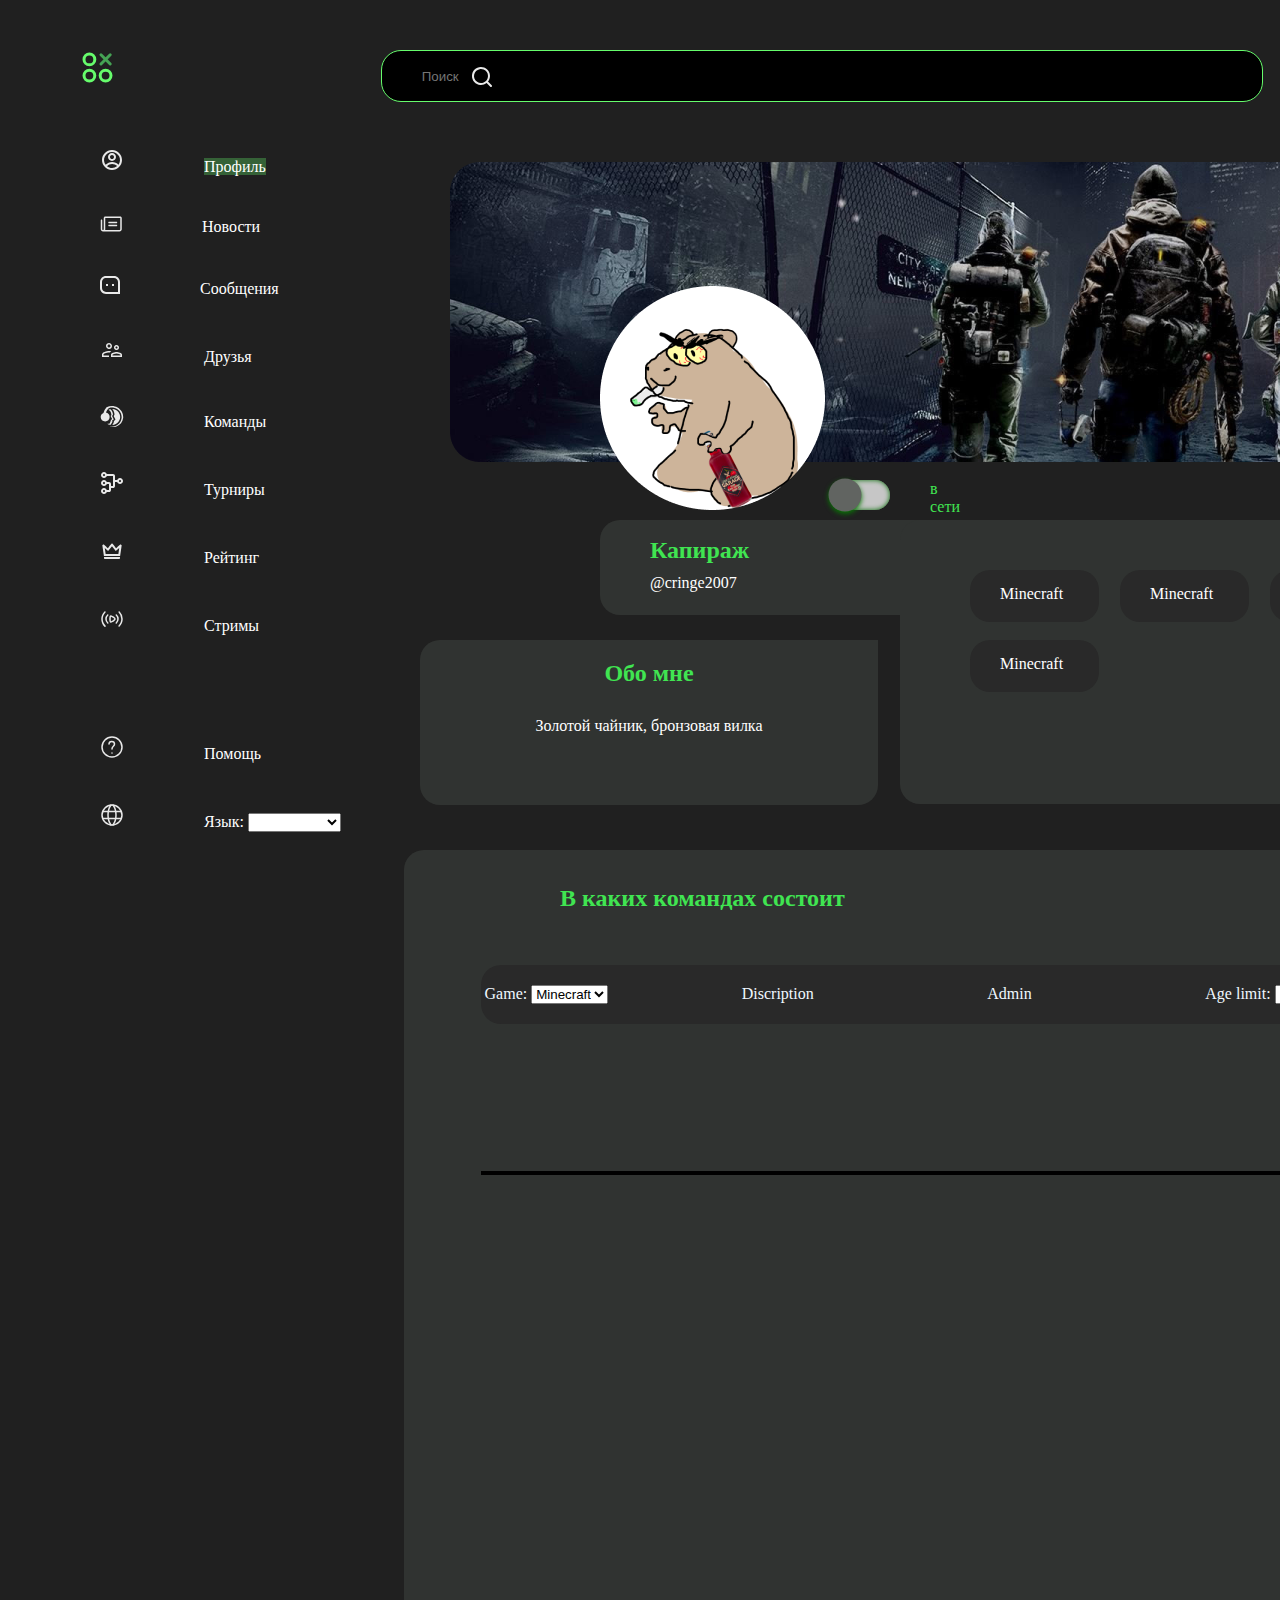
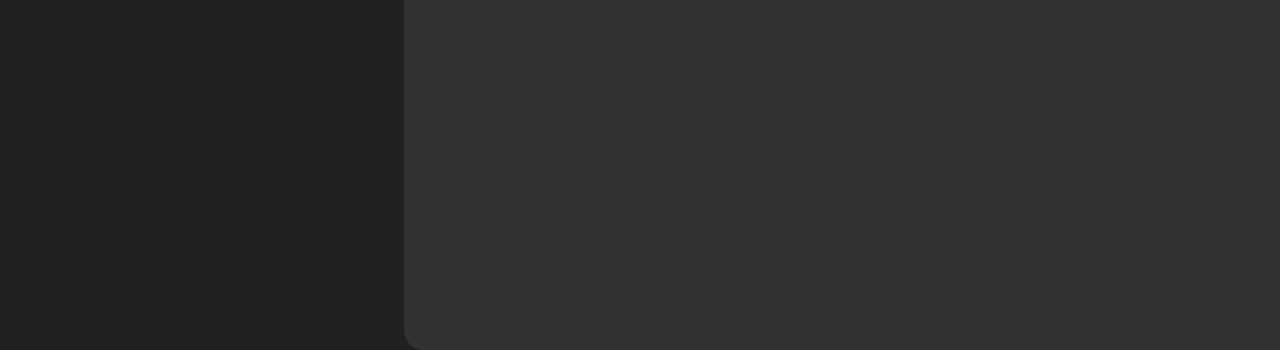
<file: front/index.html>
<!DOCTYPE html>
<html lang="en">

<head>
    <meta charset="UTF-8">
    <meta http-equiv="X-UA-Compatible" content="IE=edge">
    <meta name="viewport" content="width=device-width, initial-scale=1.0">
    <title>Project X</title>
    <link rel="stylesheet" href="./style.css">
    <script defer src="./addingTeams.js"></script>
</head>

<body>
    <header>
        <div class="logo"><a href="/"><img src="./img/logo.svg" alt="Логотип"></a></div>
        <input type="text" placeholder="Поиск" class="Search">
        <img src="./img/search.svg" alt="Поиск" class="logosearch">
        <div class="notifications"><a href=""><img src="./img/notifications.svg" alt="Уведомления"></a></div>
        <div class="Account"><a href=""><img src="./img/Ellipse 20.svg" alt=""></a></div>
        <img src="./img/acc.svg" alt="" class="photo">
        <div class="Tooogle"><a href=""><img src="./img/toogle.svg" alt=""></a></div>
    </header>
    <main>
        <nav class="navbar">
            <ul>
                <li class="navbaropt"><img src="./img/acclogo.svg" alt="" class="qwezxc"><a href=""
                        class="zxc">Профиль</a></li>
                <li class="navbaropt"><img src="./img/news.svg" alt="" class="qwezxc"><a href="">Новости</a></li>
                <li class="navbaropt"><img src="./img/message.svg" alt="" class="qwezxc"><a href="">Сообщения</a></li>
                <li class="navbaropt"><img src="./img/friends.svg" alt="" class="qwezxc"><a href="">Друзья</a></li>
                <li class="navbaropt"><img src="./img/teams.svg" alt="" class="qwezxc"><a href="">Команды</a> </li>
                <li class="navbaropt"><img src="./img/tabler_tournament.svg" alt="" class="qwezxc"><a
                        href="/">Турниры</a></li>
                <li class="navbaropt"><img src="./img/reiting.svg" alt="" class="qwezxc"><a href="">Рейтинг</a> </li>
                <li class="navbaropt"><img src="./img/streams.svg" alt="" class="qwezxc"><a href="">Стримы</a> </li>
                <li class="navbaropt2"><img src="./img/help.svg" alt="" class="qwezxc2"><a href="">Помощь</a></li>
                <li class="navbaropt3"><img src="./img/language.svg" alt="" class="qwezxc3"><a
                        href="./index2.html">Язык:
                        <select>
                            <option value=""></option>
                            <option id="en"><a href="./index2.html">Английский</a></option>
                            <option id="rus">Русский</option>
                        </select></a></li>
            </ul>
        </nav>
        <div class="photoacc">
            <div class="backphoto"><img src="./img/gamestratz.png" alt=""></div>
            <img src="./img/photoacc.png" alt="Аватарка" class="qwe">
            <div class="switch">
                <input id="toggle" type="checkbox" onclick="sss()">
                <p id="p" class="internet">в сети</p>
                <script src="./index2.js"></script>
            </div>
        </div>
        <div class="kapirag">
            <h1>Капираж</h1>
            <p class="cringe">@cringe2007</p>
        </div>
        <div class="game">
            <div class="Minecraft1">
                <p class="sas">Minecraft</p>
            </div>
            <div class="Minecraft2">
                <p class="sas">Minecraft</p>
            </div>
            <div class="Minecraft3">
                <p class="sas">Minecraft</p>
            </div>
            <div class="Minecraft4">
                <p class="sas">Minecraft</p>
            </div>
            <div class="Minecraft5">
                <p class="sas">Minecraft</p>
            </div>
        </div>

        <div class="about_me">
            <h2>Обо мне</h2>
            <p class="newText">Золотой чайник, бронзовая вилка</p>
        </div>

        <div class="teamInfo">
            <h3>В каких командах состоит</h3>
            <div class="nameInfo">
                <div class="tags">
                    <div class="sstags">Game: <select name="" id="">
                            <option value="">Minecraft</option>
                            <option value="">Dota 2</option>
                            <option value="">CS:GO</option>
                            <option value="">Valorant</option>
                        </select></div>
                    <div class="sstags1">Discription</div>
                    <div class="sstags2">Admin</div>
                    <div class="sstags3">Age limit: <select name="" id="">
                            <option value="">0+</option>
                            <option value="">6+</option>
                            <option value="">12+</option>
                            <option value="">16+</option>
                            <option value="">18+</option>

                        </select>
                    </div>
                    <div class="sstags4">Members</div>
                    <div class="sstags5">Date</div>
                </div>
            </div>
            <div class="adding">

                <button onclick="" class="addTeam"><a href="./addTeam.html" class="textBtn">Создать<img
                            src="./img/button.svg" alt=""></a></button>
            </div>
            <div class="line"></div>
            <div class="flexBlock">
            </div>
        </div>
    </main>

    <footer>

    </footer>
</body>

</html>
</file>
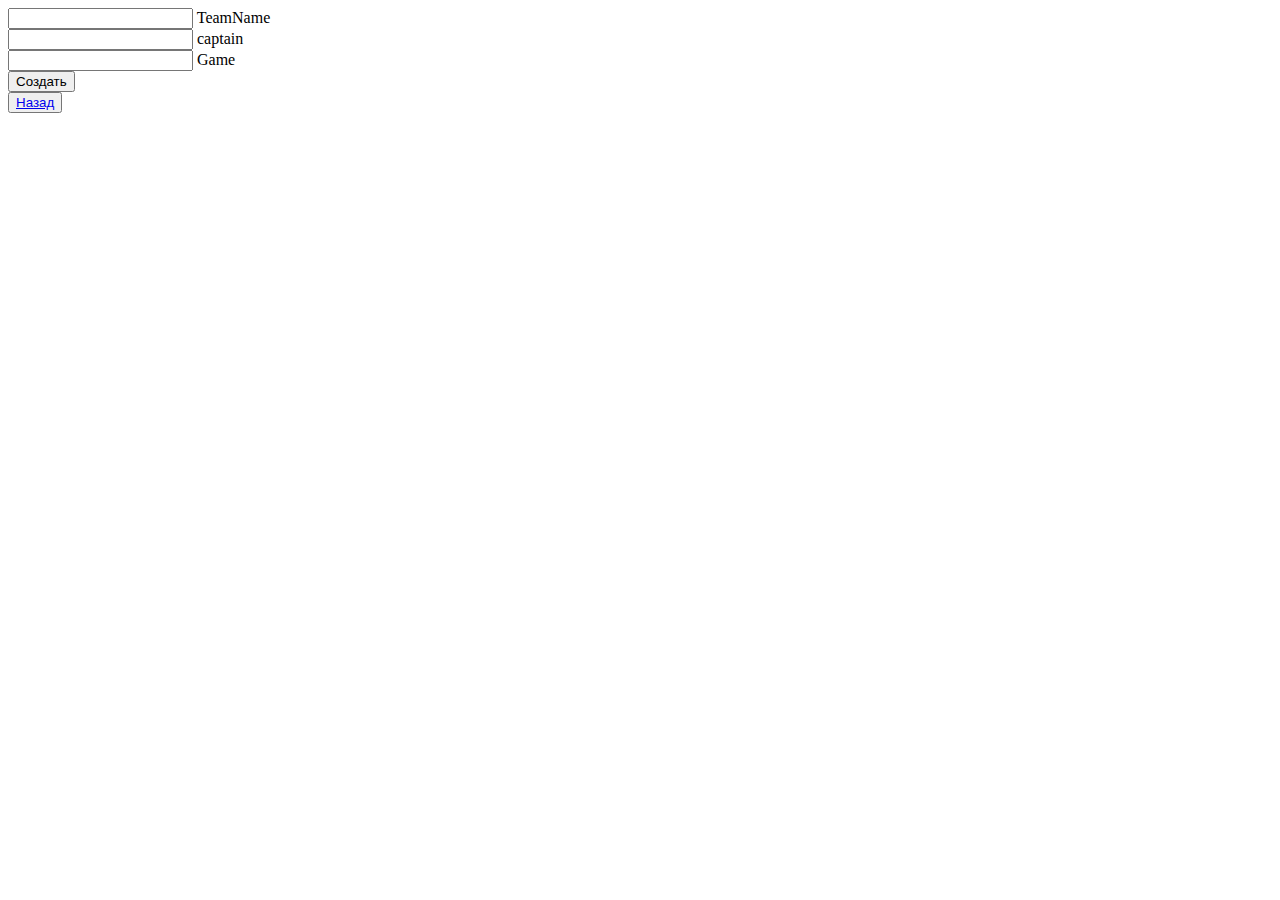
<file: front/addTeam.html>
<!DOCTYPE html>
<html lang="en">
<head>
    <meta charset="UTF-8">
    <meta http-equiv="X-UA-Compatible" content="IE=edge">
    <meta name="viewport" content="width=device-width, initial-scale=1.0">
    <title>CreateTeam</title>
</head>
<body>
    <style>
        .back {
            text-decoration: none;
            
        }
    </style>
    <form action="#" name="CreateTeam">
        <div class="input-box">
            <span class="icon">
                <ion-icon name="mail-outline"></ion-icon>
            </span>
            <input  name="teamName" required />
            <label>TeamName</label>
        </div>
        <div class="input-box">
            <span class="icon">
                <ion-icon name="key-outline"></ion-icon>
            </span>
            <input  name="captain" required />
            <label>captain</label>
        </div>
        <div class="input-box">
            <span class="icon">
                <ion-icon name="key-outline"></ion-icon>
            </span>
            <input name="game" required />
            <label>Game</label>
        </div>
       
        <button  type="submit" class="btn">Создать</button>
      
    </form>
    <button class="back" type="button"><a href="./index.html">Назад</a></button>
</body>
<script src="./createTeam.js" defer></script>
</html>
</file>
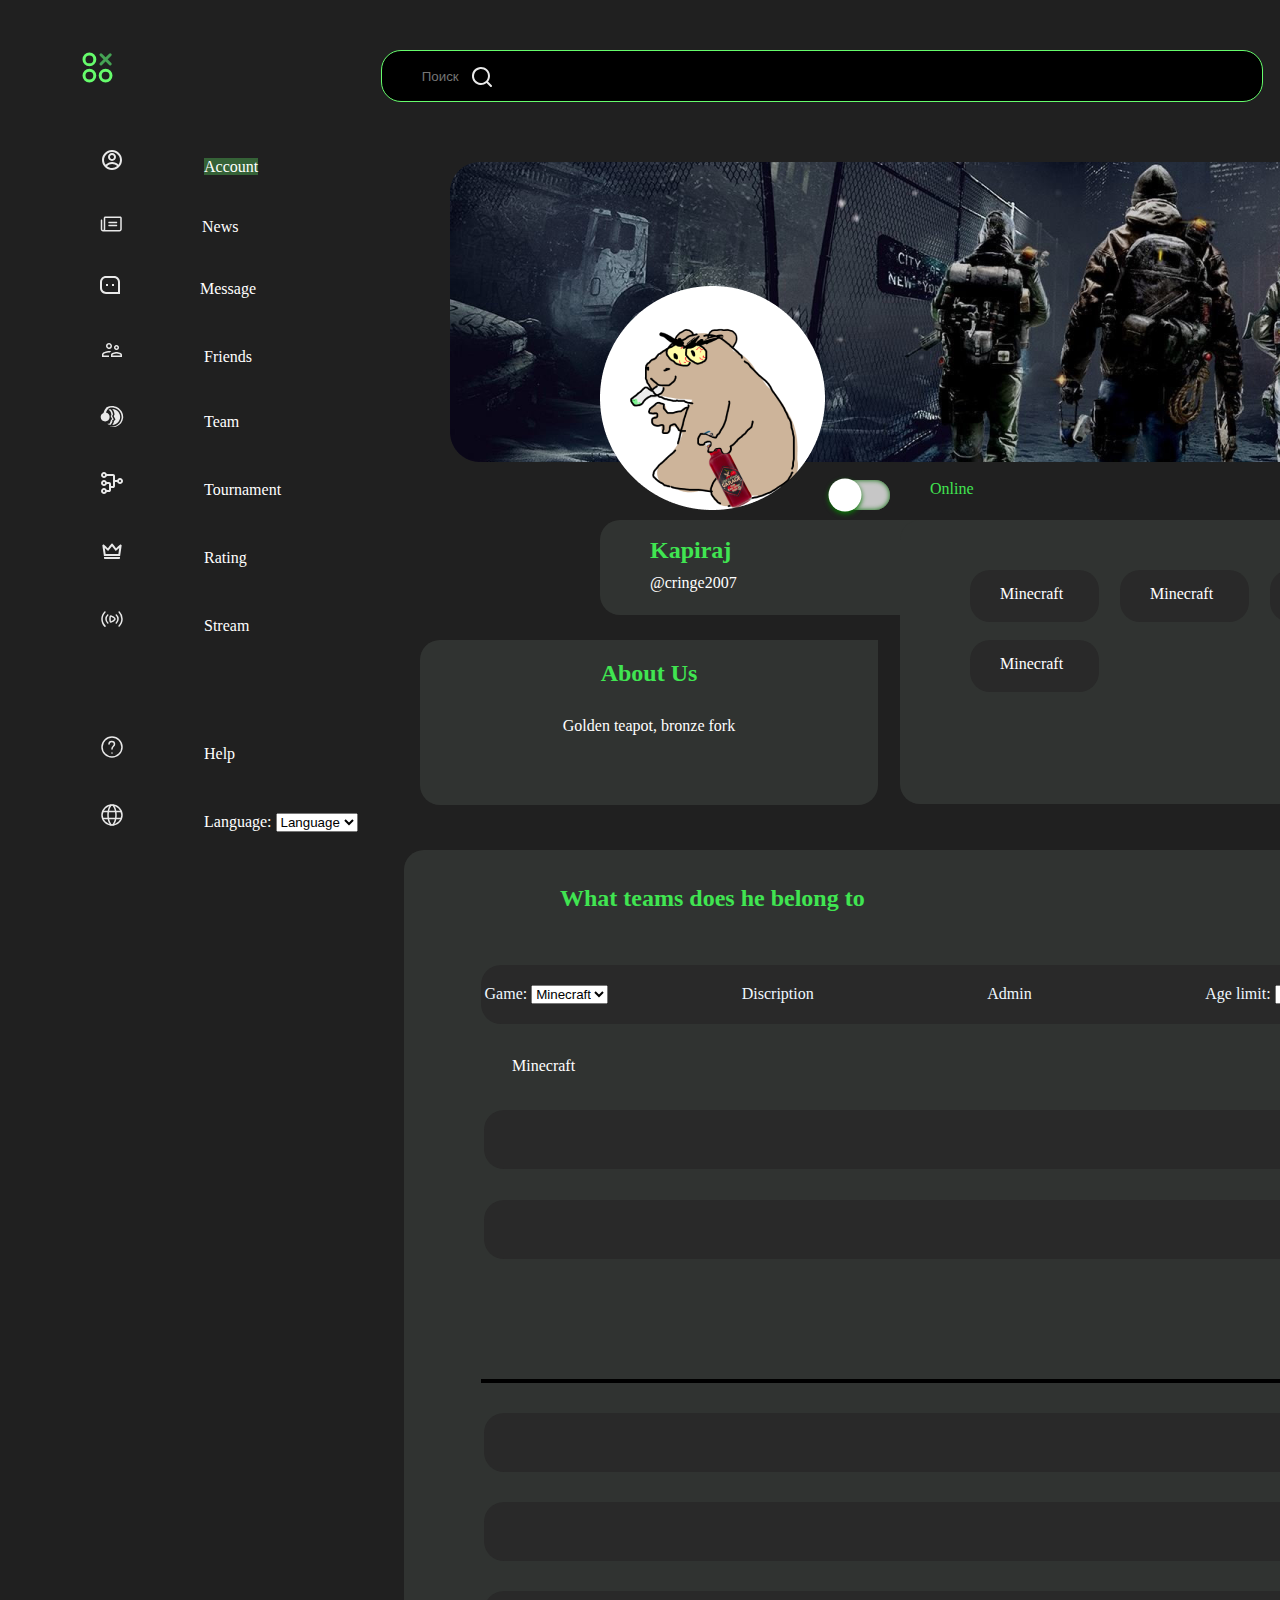
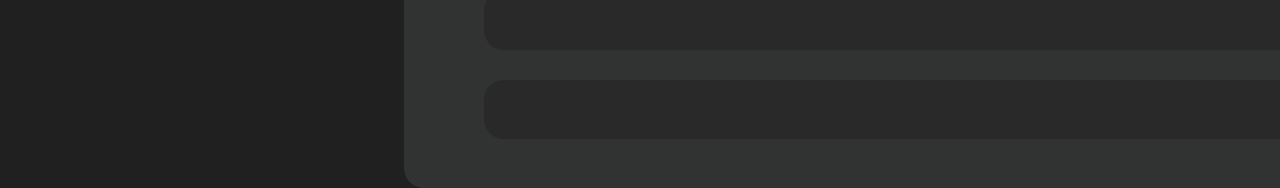
<file: front/index2.html>
<!DOCTYPE html>
<html lang="en">
<head>
    <meta charset="UTF-8">
    <meta http-equiv="X-UA-Compatible" content="IE=edge">
    <meta name="viewport" content="width=device-width, initial-scale=1.0">
    <title>Project X</title>
    <link rel="stylesheet" href="style2.css">
</head>
<body>
<header>
    <div class="logo"><a href="/"><img src="./img/logo.svg" alt="Логотип"></a></div>
    <input type="text" placeholder="Поиск" class="Search" id="pudge">
    <img src="./img/search.svg" alt="Поиск" class="logosearch">
    <div class="notifications"><a href=""><img src="./img/notifications.svg" alt="Уведомления"></a></div>
    <div class="Account"><a href=""><img src="./img/Ellipse 20.svg" alt=""></a></div>
    <img src="./img/acc.svg" alt="" class="photo">
    <div class="Tooogle"><a href=""><img src="./img/toogle.svg" alt=""></a></div>
</header>
<main>
    <nav class="navbar">
        <ul>
            <li class="navbaropt"><img src="./img/acclogo.svg" alt="" class="qwezxc"><a href=""  class="zxc">Account</a></li>
            <li class="navbaropt"><img src="./img/news.svg" alt="" class="qwezxc"><a href="" >News</a></li>
            <li class="navbaropt"><img src="./img/message.svg" alt="" class="qwezxc"><a href="" >Message</a></li>
            <li class="navbaropt"><img src="./img/friends.svg" alt="" class="qwezxc"><a href="" >Friends</a></li>
            <li class="navbaropt"><img src="./img/teams.svg" alt="" class="qwezxc"><a href="">Team</a> </li>
            <li class="navbaropt"><img src="./img/tabler_tournament.svg" alt="" class="qwezxc"><a href="/">Tournament</a></li>
            <li class="navbaropt"><img src="./img/reiting.svg" alt="" class="qwezxc"><a href="">Rating</a> </li>
            <li class="navbaropt"><img src="./img/streams.svg" alt="" class="qwezxc"><a href="" >Stream</a> </li>
            <li class="navbaropt2"><img src="./img/help.svg" alt="" class="qwezxc2"><a href="" >Help</a></li>
            <li class="navbaropt3"><img src="./img/language.svg" alt="" class="qwezxc3"><a href="./index.html">Language: <select name="" id="" href="index.html">
                <option value="">Language</option>
                <option><a href="./index2.html">En</a></option>
                <option><a href="./index.html">Ru</a></option>
            </select></a></li>
            
        </ul>
    </nav>
    <div class="photoacc">
        <div class="backphoto"><img src="./img/gamestratz.png" alt=""></div>
        <img src="./img/photoacc.png" alt="Аватарка" class="qwe">
        <div class="switch" id="banana">
            <input id="toggle" type="checkbox" onclick="sss()"><p id="p" class="internet">Online</p>
            <script src="./index.js"></script>
        </div>
    </div>
    <div class="kapirag">
        <h1>Kapiraj</h1>
        <p class="cringe">@cringe2007</p>
    </div>
    <div class="game">
        <div class="Minecraft1"><p class="sas">Minecraft</p></div>
        <div class="Minecraft2"><p class="sas">Minecraft</p></div>
        <div class="Minecraft3"><p class="sas">Minecraft</p></div>
        <div class="Minecraft4"><p class="sas">Minecraft</p></div>
        <div class="Minecraft5"><p class="sas">Minecraft</p></div>
    </div>

    <div class="about_me">
        <h2>About Us</h2>
        <p class="newText">Golden teapot, bronze fork</p>
    </div>

<div class="teamInfo">
<h3>What teams does he belong to</h3>
    <div class="nameInfo">
        <div class="tags">
    <div class="sstags">Game: <select name="" id="">
        <option value="">Minecraft</option>
        <option value="">Dota 2</option>
        <option value="">CS:GO</option>
        <option value="">Valorant</option>
    </select></div>
    <div class="sstags1">Discription</div>
    <div class="sstags2">Admin</div>
    <div class="sstags3">Age limit: <select name="" id="">
        <option value="">0+</option>
        <option value="">6+</option>
        <option value="">12+</option>
        <option value="">16+</option>
        <option value="">18+</option>
        
    </select></div>
    <div class="sstags4">Members</div>
    <div class="sstags5">Date</div>
        </div>
    </div>
    <p class="nameGame">Minecraft</p>
    <div class="newBlock"></div>
    <div class="newBlock2"></div>
    <div>
        <button onclick="" class="addTeam"><a href="" class="textBtn">Add new Team<img src="./img/button.svg" alt=""></a></button>
    </div>
    <div class="line"></div>
    <div class="flexBlock">
        <div class="moreNewBlock"></div>
        <div class="moreNewBlock"></div>
        <div class="moreNewBlock"></div>
        <div class="moreNewBlock"></div>
    </div>
</div>
</main>

<footer>

</footer>
    
</body>
</html>
</file>
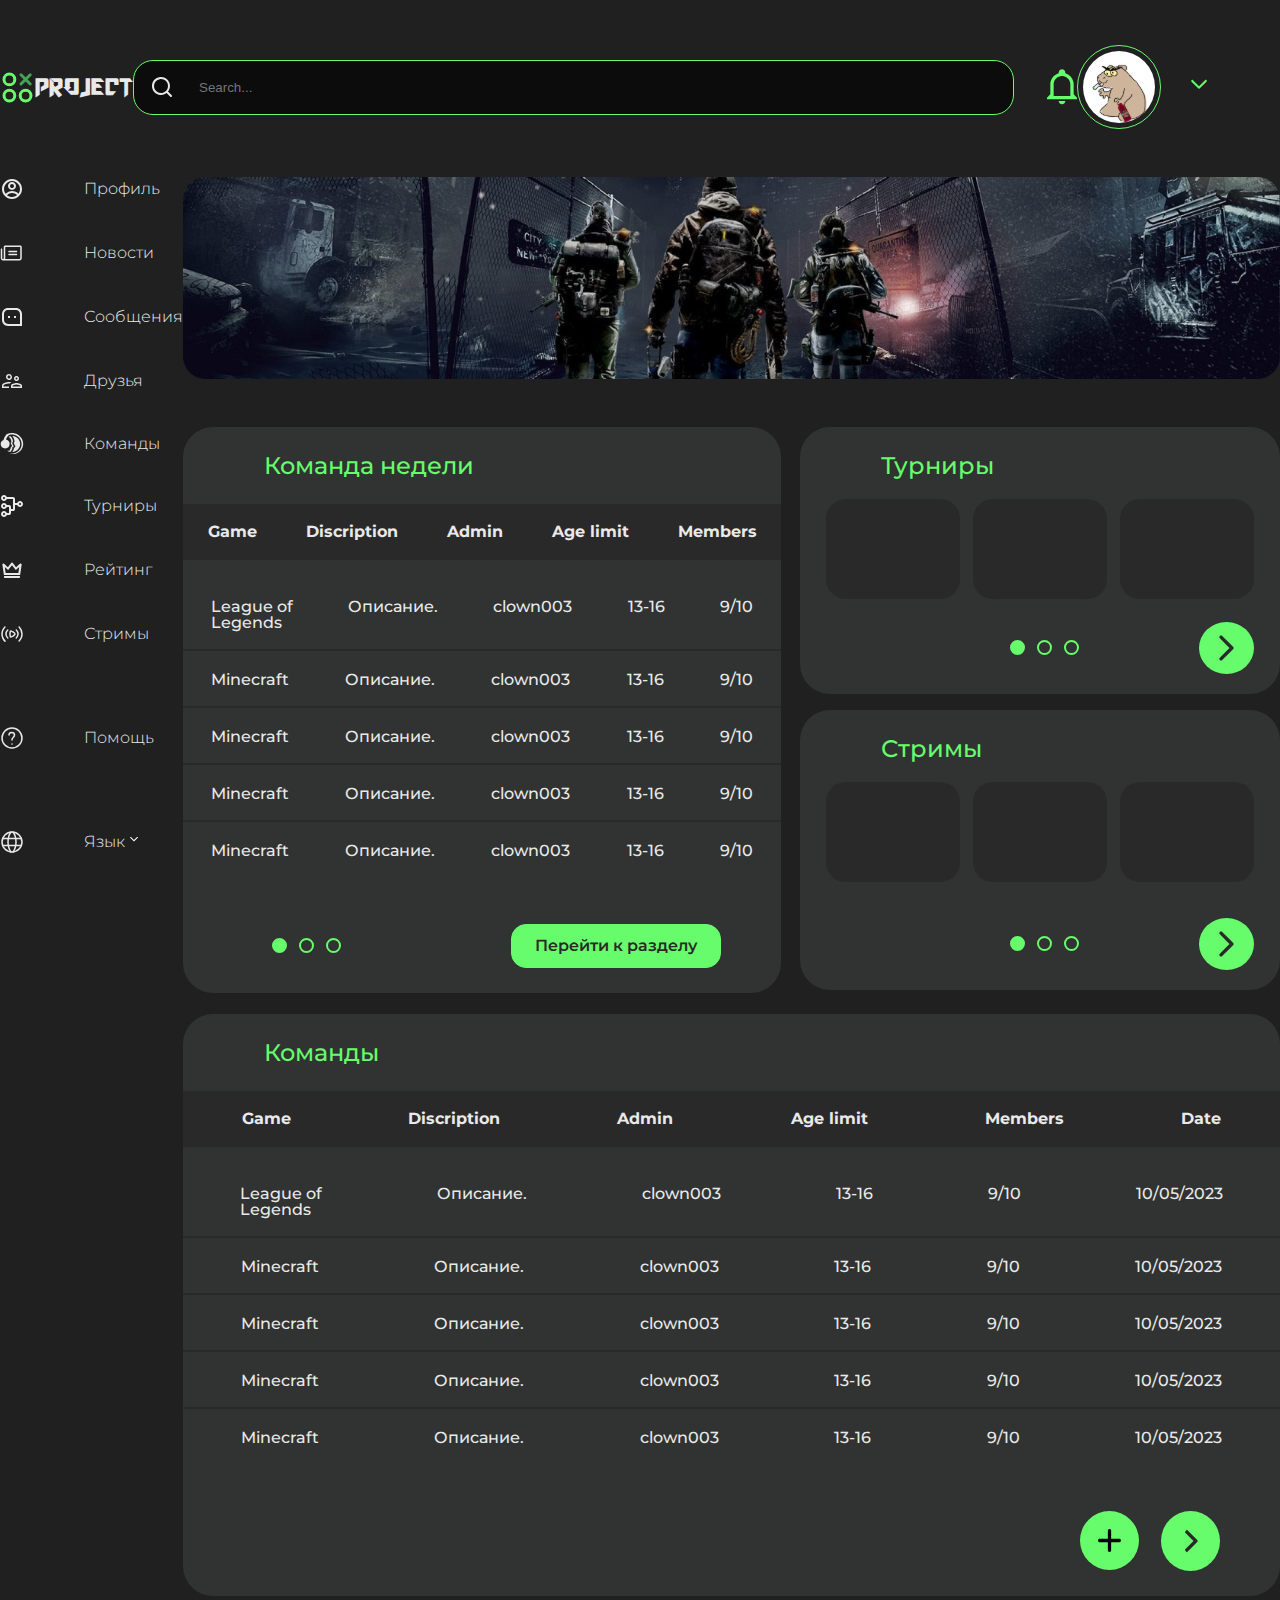
<file: front/main1.html>
<!DOCTYPE html>
<html lang="ru">

<head>
    <meta charset="UTF-8">
    <meta http-equiv="X-UA-Compatible" content="IE=edge">
    <meta name="viewport" content="width=device-width, initial-scale=1.0">
    <link rel="preconnect" href="https://fonts.googleapis.com">
    <link rel="preconnect" href="https://fonts.gstatic.com" crossorigin>
    <link
        href="https://fonts.googleapis.com/css2?family=Montserrat:ital,wght@0,100;0,200;0,300;0,400;0,500;0,600;0,700;0,800;0,900;1,100;1,200;1,300;1,400;1,500;1,600;1,700;1,800;1,900&display=swap"
        rel="stylesheet">
    <link rel="stylesheet" href="./main_style.css">
    <title>Main-Page</title>
</head>

<body>
    <div class="wrapper">
        <header>
            <div class="logo">
                <img src="./img/logo.svg" alt="логотип">
                <a href="#">PROJECT</a>
            </div>

            <div class="search_block">
                <div class="search_field">
                    <form>
                        <img src="./img/search.svg" alt="иконка поиска">
                        <input type="text" placeholder="Search...">
                    </form>
                </div>

                <div class="active_notification">
                    <a href="#"><img src="./img/bell.svg" alt="значок уведомления"></a>
                    <!-- <div class="green_ball"></div> -->
                </div>
            </div>

            <div class="profile_icon">
                <div class="avatar">
                    <a href="#">
                        <img src="./img/avatar.svg" alt="аватар пользователя">
                    </a>
                </div>

                <div class="arrow-pointing-down">
                    <img src="./img/arrow-down.svg" alt="стрелка направленная">
                </div>
            </div>
        </header>

        <div class="splitter">

            <nav>
                <div class="main_nav">
                    <div class="profile">
                        <img src="./img/nav/main-nav/ri_account-circle-line.svg" alt="иконка профиля">
                        <a href="./index.html">Профиль</a>
                    </div>

                    <div class="news">
                        <img src="./img/nav/main-nav/ph_newspaper.svg" alt="иконка новостей">
                        <a href="#">Новости</a>
                    </div>

                    <div class="message">
                        <img src="./img/nav/main-nav/ri_message-3-line.svg" alt="иконка сообщений">
                        <a href="#">Сообщения</a>
                    </div>

                    <div class="friends">
                        <img src="./img/nav/main-nav/mdi_account-supervisor-outline.svg" alt="иконка друзей">
                        <a href="#">Друзья</a>
                    </div>

                    <div class="teams">
                        <img src="./img/nav/main-nav/fa6-brands_teamspeak.svg" alt="иконка команд">
                        <a href="#">Команды</a>
                    </div>

                    <div class="tournaments">
                        <img src="./img/nav/main-nav/tabler_tournament.svg" alt="иконка турниров">
                        <a href="#">Турниры</a>
                    </div>

                    <div class="rating">
                        <img src="./img/nav/main-nav/jam_crown.svg" alt="иконка рейтинга">
                        <a href="#">Рейтинг</a>
                    </div>

                    <div class="streams">
                        <img src="./img/nav/main-nav/solar_play-stream-linear.svg" alt="иконка стримов">
                        <a href="#">Стримы</a>
                    </div>
                </div>

                <div class="supported_nav">
                    <div class="help">
                        <img src="./img/nav/supported-nav/iconoir_help-circle.svg" alt="иконка помощи">
                        <a href="#">Помощь</a>
                    </div>

                    <div class="launguage">
                        <img src="./img/nav/supported-nav/iconoir_language.svg" alt="иконка языка">
                        <a href="#">Язык
                            <!-- Костыль, так как хз как грамотно сделать -->
                            <img src="./img/nav/supported-nav/ic_round-arrow-back-ios.svg" alt="стрелка вниз">
                        </a>
                        <!-- ------------------------------------------------------------------ -->
                    </div>
                </div>
            </nav>

            <main>
                <div class="big_picture">
                    <img src="./img/main/main-picture.png" alt="главная картинка">
                </div>
                <div class="splitter">
                    <div class="top_team">
                        <h1>Команда недели</h1>
                        <div class="team_nav">
                            <div class="game">
                                <span>Game</span>
                            </div>
                            <div class="discription">
                                <span>Discription</span>
                            </div>
                            <div class="admin">
                                <span>Admin</span>
                            </div>
                            <div class="age_limit">
                                <span>Age limit</span>
                            </div>
                            <div class="members">
                                <span>Members</span>
                            </div>
                        </div>
                        <div class="top_teams">
                            <div class="team_0">
                                <!-- Временное решение -->
                                <a href="#">
                                    <span id="game">League of <br>Legends</span>
                                    <span id="discription">Описание.</span>
                                    <span id="admin">clown003</span>
                                    <span id="age_limit">13-16</span>
                                    <span id="members">9/10</span>
                                </a>
                                <!-- ----------------- -->
                            </div>

                            <div class="team_1">
                                <!-- Временное решение -->
                                <a href="#">
                                    <span id="game">Minecraft</span>
                                    <span id="discription">Описание.</span>
                                    <span id="admin">clown003</span>
                                    <span id="age_limit">13-16</span>
                                    <span id="members">9/10</span>
                                </a>
                                <!-- ----------------- -->
                            </div>

                            <div class="team_2">
                                <!-- Временное решение -->
                                <a href="#">
                                    <span id="game">Minecraft</span>
                                    <span id="discription">Описание.</span>
                                    <span id="admin">clown003</span>
                                    <span id="age_limit">13-16</span>
                                    <span id="members">9/10</span>
                                </a>
                                <!-- ----------------- -->
                            </div>

                            <div class="team_3">
                                <!-- Временное решение -->
                                <a href="#">
                                    <span id="game">Minecraft</span>
                                    <span id="discription">Описание.</span>
                                    <span id="admin">clown003</span>
                                    <span id="age_limit">13-16</span>
                                    <span id="members">9/10</span>
                                </a>
                                <!-- ----------------- -->
                            </div>

                            <div class="team_4">
                                <!-- Временное решение -->
                                <a href="#">
                                    <span id="game">Minecraft</span>
                                    <span id="discription">Описание.</span>
                                    <span id="admin">clown003</span>
                                    <span id="age_limit">13-16</span>
                                    <span id="members">9/10</span>
                                </a>
                                <!-- ----------------- -->
                            </div>
                        </div>
                        <div class="switch">
                            <div class="points">
                                <div class="point" id="first_point"></div>
                                <div class="point" id="second_point"></div>
                                <div class="point" id="thirty_point"></div>
                            </div>

                            <div class="chapter">
                                <a href="#">Перейти к разделу</a>
                            </div>
                        </div>
                    </div>
                    <div class="small_blocks">
                        <div class="tournaments">
                            <h1>Турниры</h1>
                            <div class="slider_tournaments">
                                <div class="rectangle" id="first_rectangle"></div>
                                <div class="rectangle" id="second_rectangle"></div>
                                <div class="rectangle" id="thirty_rectangle"></div>
                            </div>
                            <div class="switch">
                                <div class="points">
                                    <div class="point" id="first_point"></div>
                                    <div class="point" id="second_point"></div>
                                    <div class="point" id="thirty_point"></div>
                                </div>

                                <div class="chapter">
                                    <img src="./img/main/arrow-right.svg" alt="кнопка перемещения">
                                </div>
                            </div>
                        </div>
                        <div class="streams">
                            <h1>Стримы</h1>
                            <div class="slider_tournaments">
                                <div class="rectangle" id="first_rectangle"></div>
                                <div class="rectangle" id="second_rectangle"></div>
                                <div class="rectangle" id="thirty_rectangle"></div>
                            </div>
                            <div class="switch">
                                <div class="points">
                                    <div class="point" id="first_point"></div>
                                    <div class="point" id="second_point"></div>
                                    <div class="point" id="thirty_point"></div>
                                </div>

                                <div class="chapter">
                                    <img src="./img/main/arrow-right.svg" alt="кнопка перемещения">
                                </div>
                            </div>
                        </div>
                    </div>
                </div>
                <div class="teams">
                    <div class="top_team">
                        <h1>Команды</h1>
                        <div class="team_nav">
                            <div class="game">
                                <span>Game</span>
                            </div>
                            <div class="discription">
                                <span>Discription</span>
                            </div>
                            <div class="admin">
                                <span>Admin</span>
                            </div>
                            <div class="age_limit">
                                <span>Age limit</span>
                            </div>
                            <div class="members">
                                <span>Members</span>
                            </div>
                            <div class="data">
                                <span>Date</span>
                            </div>
                        </div>
                        <div class="top_teams">
                            <div class="team_0">
                                <!-- Временное решение -->
                                <a href="#">
                                    <span id="game">League of <br>Legends</span>
                                    <span id="discription">Описание.</span>
                                    <span id="admin">clown003</span>
                                    <span id="age_limit">13-16</span>
                                    <span id="members">9/10</span>
                                    <span id="data">10/05/2023</span>
                                </a>
                                <!-- ----------------- -->
                            </div>

                            <div class="team_1">
                                <!-- Временное решение -->
                                <a href="#">
                                    <span id="game">Minecraft</span>
                                    <span id="discription">Описание.</span>
                                    <span id="admin">clown003</span>
                                    <span id="age_limit">13-16</span>
                                    <span id="members">9/10</span>
                                    <span id="data">10/05/2023</span>
                                </a>
                                <!-- ----------------- -->
                            </div>

                            <div class="team_2">
                                <!-- Временное решение -->
                                <a href="#">
                                    <span id="game">Minecraft</span>
                                    <span id="discription">Описание.</span>
                                    <span id="admin">clown003</span>
                                    <span id="age_limit">13-16</span>
                                    <span id="members">9/10</span>
                                    <span id="data">10/05/2023</span>
                                </a>
                                <!-- ----------------- -->
                            </div>

                            <div class="team_3">
                                <!-- Временное решение -->
                                <a href="#">
                                    <span id="game">Minecraft</span>
                                    <span id="discription">Описание.</span>
                                    <span id="admin">clown003</span>
                                    <span id="age_limit">13-16</span>
                                    <span id="members">9/10</span>
                                    <span id="data">10/05/2023</span>
                                </a>
                                <!-- ----------------- -->
                            </div>

                            <div class="team_4">
                                <!-- Временное решение -->
                                <a href="#">
                                    <span id="game">Minecraft</span>
                                    <span id="discription">Описание.</span>
                                    <span id="admin">clown003</span>
                                    <span id="age_limit">13-16</span>
                                    <span id="members">9/10</span>
                                    <span id="data">10/05/2023</span>
                                </a>
                                <!-- ----------------- -->
                            </div>
                        </div>
                        <div class="switch">
                            <a href="#">
                                <img src="./img/main/Plus.svg" alt="кнопка добавить">
                            </a>
                            <a href="#">
                                <img id="arrow_right" src="./img/main/arrow-right.svg" alt="стрелочка вправо">
                            </a>
                        </div>
                </div>
            </main>

        </div>
    </div>
</body>

</html>
</file>
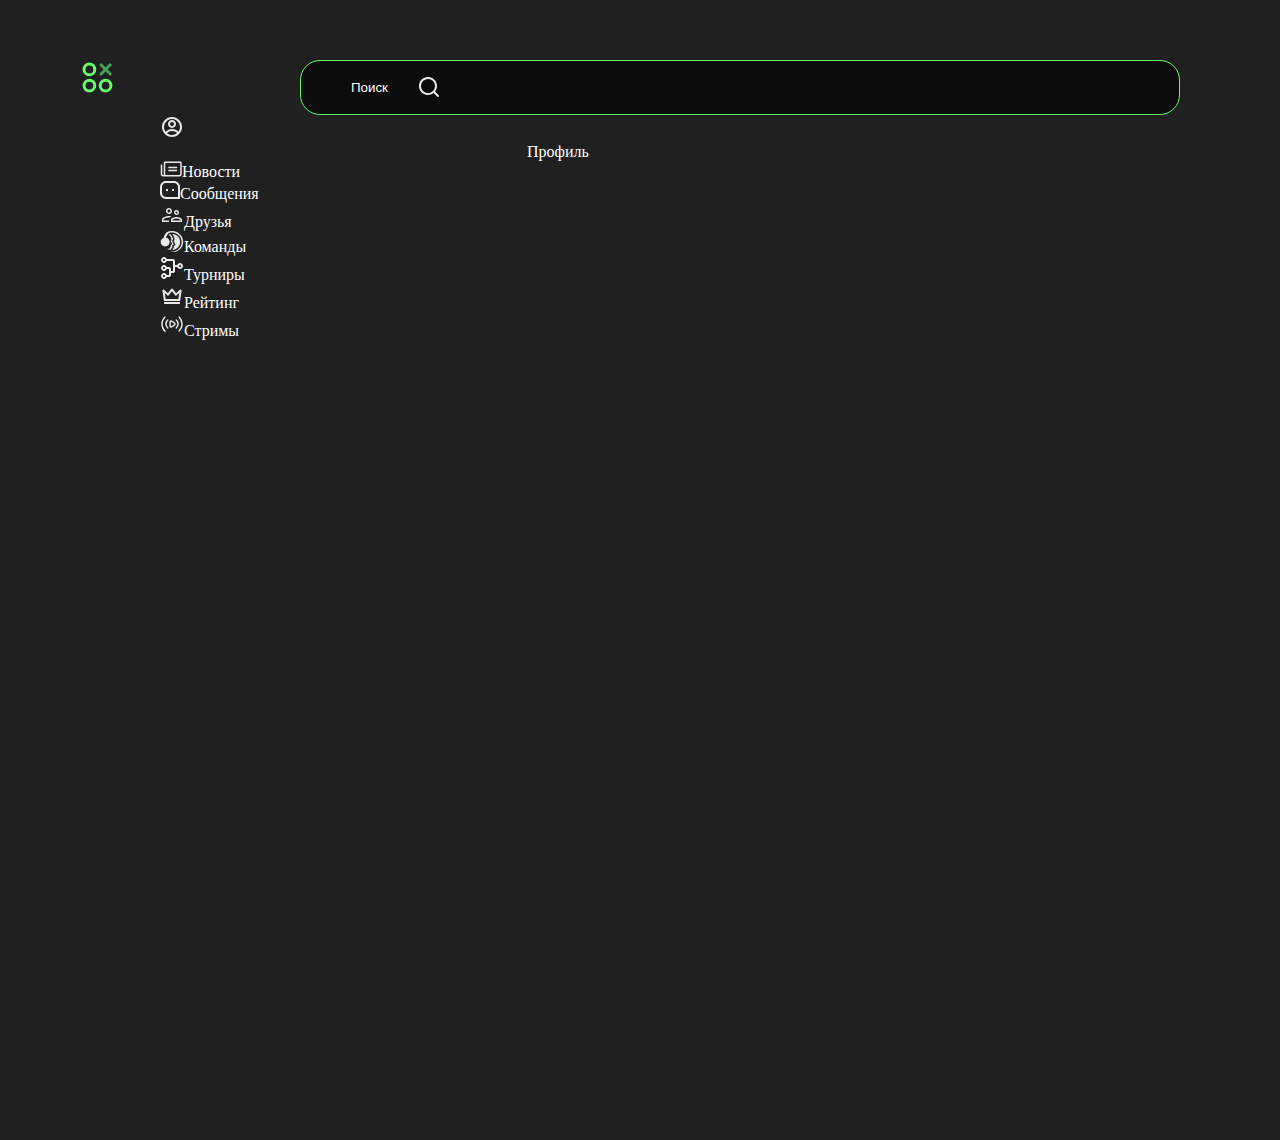
<file: front/team.html>
<!DOCTYPE html>
<html lang="en">

<head>
    <meta charset="UTF-8">
    <meta http-equiv="X-UA-Compatible" content="IE=edge">
    <meta name="viewport" content="width=device-width, initial-scale=1.0">
    <title>Team</title>
    <link rel="stylesheet" href="team.css">
</head>

<body>
    <header>
        <div class="logo"><a href="/"><img src="./img/logo.svg" alt="Логотип"></a></div>
        <div class="">
            <input type="text" placeholder="Поиск" class="Search">
            <img src="./img/search.svg" alt="Поиск" class="logosearch">
        </div>
        <div class="notifications"><a href=""><img src="./img/notifications.svg" alt="Уведомления"></a></div>
        <div class="zxc">
            <div class="Account"><a href=""><img src="./img/Ellipse 20.svg" alt=""></a></div>
            <img src="./img/acc.svg" alt="" class="photo">
            <div class="Tooogle"><a href=""><img src="./img/toogle.svg" alt=""></a></div>
        </div>
    </header>

    <main>
        <nav class="navbar">
            <ul>
                <li class="navbaropt"><img src="./img/acclogo.svg" alt="" class="qwezxc"><a href=""  class="zxc">Профиль</a></li>
                <li class="navbaropt"><img src="./img/news.svg" alt="" class="qwezxc"><a href="" >Новости</a></li>
                <li class="navbaropt"><img src="./img/message.svg" alt="" class="qwezxc"><a href="" >Сообщения</a></li>
                <li class="navbaropt"><img src="./img/friends.svg" alt="" class="qwezxc"><a href="" >Друзья</a></li>
                <li class="navbaropt"><img src="./img/teams.svg" alt="" class="qwezxc"><a href="">Команды</a> </li>
                <li class="navbaropt"><img src="./img/tabler_tournament.svg" alt="" class="qwezxc"><a href="">Турниры</a> </li>
                <li class="navbaropt"><img src="./img/reiting.svg" alt="" class="qwezxc"><a href="">Рейтинг</a> </li>
                <li class="navbaropt"><img src="./img/streams.svg" alt="" class="qwezxc"><a href="" >Стримы</a> </li>
            </ul>
        </nav>
    </main>
</body>

</html>
</file>
<file: front/style.css>
* {
    margin: 0;
    padding: 0;
    border: border-box;
}

a {
    text-decoration: none;
    color: white;
    list-style-type: none;
}

nav,
ul,
li {
    list-style-type: none;
}
p {
    color: rgb(255, 255, 255);
}

body {
    background-color: #202020;
    width: 1920px;
    height: 1080px;
}


header {
    margin-left: 80px;
    margin-right: 80px;
    margin-top: 50px;
    display: flex;
    justify-content: space-between;
}

.Search{
    width: 880px;
    height: 50px;
    border: 1px solid #66FC6C;
    border-radius: 20px;
    background-color: rgb(0, 0, 0);
}

.Search[type="text"] {
    color: #ffffff;
}

.Search::placeholder {
    padding-left: 40px;
}

.notifications {
    margin-left: -120px;
}

.logosearch {
    position: absolute;
    left: 470px;
    top: 65px;
}

.Account {
    margin-top: -10px;
    margin-right: -250px;
}

.photo {
    position: absolute;
    left: 1736px;
    top: 46px;

}

.Tooogle {
    margin-top: 20px;
    margin-left: 20px;
}

.navbar {
    display: flex;
    margin-left: 80px;
}

.navbaropt {
    padding: 20px;
}

.zxc {
    background: rgba(102, 252, 108, 0.3);
}

.navbaropt2 {
    margin-left: 20px;
    margin-top: 80px;
}

.navbaropt3 {
    margin-left: 20px;
    margin-top: 40px;
}

.backphoto {
    margin-left: 450px;
    margin-top: -670px;
}

.qwe {
    margin-left: 600px;
    margin-top: -180px;
}

.qwezxc {
    margin-right: 80px;
}

.qwezxc2 {
    margin-right: 80px;
}

.qwezxc3 {
    margin-right: 80px;
}

.switch {
    position: absolute;
    left: 830px;
    top: 480px;
}

#p {
    color: #40e551;
}


#toggle[type="checkbox"] {
    position: relative;
    width: 60px;
    height: 30px;
    -webkit-appearance: none;
    outline: none;
    background: #c6c6c6;
    border-radius: 20px;
    transition: .5s;
    box-shadow: inset 0 0 5px rgb(7, 110, 7);
}

#toggle:checked[type="checkbox"] {
    background: #9de540
}

#toggle[type="checkbox"]:before {
    content: '';
    position: absolute;
    width: 30px;
    height: 30px;
    border-radius: 20px;
    top: 0;
    left: 0;
    background: #616461;
    transition: .5s;
    transform: scale(1.1);
    box-shadow: 0 2px 5px rgb(8, 119, 4);
}

#toggle:checked[type="checkbox"]:before {
    left: 40px;
}

.internet {
    position: absolute;
    left: 100px;
    top: 0px;
}

.kapirag {
    position: absolute;
    left: 600px;
    top: 520px;
    width: 373px;
    height: 95px;
    background-color: #303331;
    border-radius: 20px;
}

h1 {
    color: #40e551;
    padding-left: 50px;
    font-size: 24px;
    padding-top: 17px;
}

.cringe {
    padding-left: 50px;
    padding-top: 10px;
}

.game {
    position: absolute;
    width: 801px;
    height: 284px;
    background: #303331;
    border-radius: 20px;
    left: 900px;
    top: 520px;
}

.Minecraft1 {
    position: absolute;
    width: 129px;
    height: 52px;
    background: #292929;
    border-radius: 20px;
    left: 70px;
    top: 50px;

}

.Minecraft2 {
    position: absolute;
    width: 129px;
    height: 52px;
    background: #292929;
    border-radius: 20px;
    left: 220px;
    top: 50px;
}

.Minecraft3 {
    position: absolute;
    width: 129px;
    height: 52px;
    background: #292929;
    border-radius: 20px;
    left: 370px;
    top: 50px;
}

.Minecraft4 {
    position: absolute;
    width: 129px;
    height: 52px;
    background: #292929;
    border-radius: 20px;
    left: 520px;
    top: 50px;
}

.Minecraft5 {
    position: absolute;
    width: 129px;
    height: 52px;
    background: #292929;
    border-radius: 20px;
    left: 70px;
    top: 120px;
}

.sas {
    padding-left: 30px;
    padding-top: 15px;
}

.about_me {
    position: absolute;
    width: 458px;
    height: 165px;
    left: 420px;
    top: 640px;

    background: #303331;
    border-radius: 20px 0px 20px 20px;
}

h2 {
    color: #40e551;
    display: flex;
    justify-content: center;
    padding-top: 20px;
}

.newText {
    display: flex;
    justify-content: center;
    margin-top: 30px;
}

.teamInfo {
    position: absolute;
    width: 1440px;
    height: 1100px;
    left: 404px;
    top: 850px;
    background: #303331;
    border-radius: 20px;
}

h3 {
    color: #40e551;
    padding-left: 156px;
    padding-top: 35px;
    font-size: 24px;
    font-weight: 600;
}

.nameInfo {
    width: 1280px;
    height: 59px;
    margin: 113px 77px;

    background: #292929;
    border-radius: 20px;
}

.tags {
    display: flex;
    justify-content: space-evenly;
    font-style: normal;
    font-weight: 400;
    font-size: 16px;
    margin-top: -60px;
    color: aliceblue;
}

.sstags {
    margin-top: 20px;
    margin-left: -170px;
}

.sstags1 {
    margin-top: 20px;
    margin-left: -40px;
}

.sstags2 {
    margin-top: 20px;
}

.sstags3 {
    margin-top: 20px;
}

.sstags4 {
    margin-top: 20px;
}

.sstags5 {
    margin-right: -170px;
    margin-top: 20px;
}

.nameGame {
    margin-left: 108px;
    margin-top: -80px;
}
.adding{
    margin-top: -270px;
}

.addTeam {
    width: 189px;
    height: 59px;
    box-sizing: border-box;
    border: 2px solid #45A254;
    border-radius: 20px;
    background: #303331;
    margin-top: 205px;
    margin-left: 1165px;
}



.textBtn {
    display: flex;
    justify-content: space-around;
    align-items: center;
}

.line {
    width: 1280px;
    height: 0px;
    border: 2px solid #000000;
    margin-top: 40px;
    margin-left: 77px;
}

.flexBlock {
    display: flex;
    flex-direction: column;
    align-items: center;
}

.moreNewBlock {
    display: flex;
    justify-content: center;
    align-items: center;
    width: 1280px;
    height: 59px;
    background: #292929;
    border-radius: 20px;
    margin-top: 30px;
}
.moreNewBlock p {
    left: 0;
    float: left;
    margin-left: 200px;
    padding-right: 200px;
    width: 100px;
}

footer {
    height: 200px;
}
</file>
<file: front/style2.css>
* {
    margin: 0;
    padding: 0;
    border: border-box;
}

a {
    text-decoration: none;
    color: white;
    list-style-type: none;
}

nav,
ul,
li {
    list-style-type: none;
}
p {
    color: rgb(255, 255, 255);
}

body {
    background-color: #202020;
    width: 1920px;
    height: 1080px;
}


header {
    margin-left: 80px;
    margin-right: 80px;
    margin-top: 50px;
    display: flex;
    justify-content: space-between;
}

.Search{
    width: 880px;
    height: 50px;
    border: 1px solid #66FC6C;
    border-radius: 20px;
    background-color: rgb(0, 0, 0);
}

.Search[type="text"] {
    color: #ffffff;
}

.Search::placeholder {
    padding-left: 40px;
}

.notifications {
    margin-left: -120px;
}

.logosearch {
    position: absolute;
    left: 470px;
    top: 65px;
}

.Account {
    margin-top: -10px;
    margin-right: -250px;
}

.photo {
    position: absolute;
    left: 1736px;
    top: 46px;

}

.Tooogle {
    margin-top: 20px;
    margin-left: 20px;
}

.navbar {
    display: flex;
    margin-left: 80px;
}

.navbaropt {
    padding: 20px;
}

.zxc {
    background: rgba(102, 252, 108, 0.3);
}

.navbaropt2 {
    margin-left: 20px;
    margin-top: 80px;
}

.navbaropt3 {
    margin-left: 20px;
    margin-top: 40px;
}

.backphoto {
    margin-left: 450px;
    margin-top: -670px;
}

.qwe {
    margin-left: 600px;
    margin-top: -180px;
}

.qwezxc {
    margin-right: 80px;
}

.qwezxc2 {
    margin-right: 80px;
}

.qwezxc3 {
    margin-right: 80px;
}

.switch {
    position: absolute;
    left: 830px;
    top: 480px;
}

#p {
    color: #40e551;
}


#toggle[type="checkbox"] {
    position: relative;
    width: 60px;
    height: 30px;
    -webkit-appearance: none;
    outline: none;
    background: #c6c6c6;
    border-radius: 20px;
    transition: .5s;
    box-shadow: inset 0 0 5px rgb(7, 110, 7);
}

#toggle:checked[type="checkbox"] {
    background: #9de540
}

#toggle[type="checkbox"]:before {
    content: '';
    position: absolute;
    width: 30px;
    height: 30px;
    border-radius: 20px;
    top: 0;
    left: 0;
    background: #ffffff;
    transition: .5s;
    transform: scale(1.1);
    box-shadow: 0 2px 5px rgb(8, 119, 4);
}

#toggle:checked[type="checkbox"]:before {
    left: 40px;
}

.internet {
    position: absolute;
    left: 100px;
    top: 0px;
}

.kapirag {
    position: absolute;
    left: 600px;
    top: 520px;
    width: 373px;
    height: 95px;
    background-color: #303331;
    border-radius: 20px;
}

h1 {
    color: #40e551;
    padding-left: 50px;
    font-size: 24px;
    padding-top: 17px;
}

.cringe {
    padding-left: 50px;
    padding-top: 10px;
}

.game {
    position: absolute;
    width: 801px;
    height: 284px;
    background: #303331;
    border-radius: 20px;
    left: 900px;
    top: 520px;
}

.Minecraft1 {
    position: absolute;
    width: 129px;
    height: 52px;
    background: #292929;
    border-radius: 20px;
    left: 70px;
    top: 50px;

}

.Minecraft2 {
    position: absolute;
    width: 129px;
    height: 52px;
    background: #292929;
    border-radius: 20px;
    left: 220px;
    top: 50px;
}

.Minecraft3 {
    position: absolute;
    width: 129px;
    height: 52px;
    background: #292929;
    border-radius: 20px;
    left: 370px;
    top: 50px;
}

.Minecraft4 {
    position: absolute;
    width: 129px;
    height: 52px;
    background: #292929;
    border-radius: 20px;
    left: 520px;
    top: 50px;
}

.Minecraft5 {
    position: absolute;
    width: 129px;
    height: 52px;
    background: #292929;
    border-radius: 20px;
    left: 70px;
    top: 120px;
}

.sas {
    padding-left: 30px;
    padding-top: 15px;
}

.about_me {
    position: absolute;
    width: 458px;
    height: 165px;
    left: 420px;
    top: 640px;

    background: #303331;
    border-radius: 20px 0px 20px 20px;
}

h2 {
    color: #40e551;
    display: flex;
    justify-content: center;
    padding-top: 20px;
}

.newText {
    display: flex;
    justify-content: center;
    margin-top: 30px;
}

.teamInfo {
    position: absolute;
    width: 1440px;
    height: 938px;
    left: 404px;
    top: 850px;
    background: #303331;
    border-radius: 20px;
}

h3 {
    color: #40e551;
    padding-left: 156px;
    padding-top: 35px;
    font-size: 24px;
    font-weight: 600;
}

.nameInfo {
    width: 1280px;
    height: 59px;
    margin: 113px 77px;

    background: #292929;
    border-radius: 20px;
}

.tags {
    display: flex;
    justify-content: space-evenly;
    font-style: normal;
    font-weight: 400;
    font-size: 16px;
    margin-top: -60px;
    color: aliceblue;
}

.sstags {
    margin-top: 20px;
    margin-left: -170px;
}

.sstags1 {
    margin-top: 20px;
    margin-left: -40px;
}

.sstags2 {
    margin-top: 20px;
}

.sstags3 {
    margin-top: 20px;
}

.sstags4 {
    margin-top: 20px;
}

.sstags5 {
    margin-right: -170px;
    margin-top: 20px;
}

.nameGame {
    margin-left: 108px;
    margin-top: -80px;
}

.newBlock {
    position: absolute;
    width: 1280px;
    height: 59px;
    left: 80px;
    top: 260px;

    background: #292929;
    border-radius: 20px;
}

.newBlock2 {
    position: absolute;
    width: 1280px;
    height: 59px;
    left: 80px;
    top: 350px;

    background: #292929;
    border-radius: 20px;
}

.addTeam {
    width: 189px;
    height: 59px;
    box-sizing: border-box;
    border: 2px solid #45A254;
    border-radius: 20px;
    background: #303331;
    margin-top: 205px;
    margin-left: 1165px;
}



.textBtn {
    display: flex;
    justify-content: space-around;
    align-items: center;
}

.line {
    width: 1280px;
    height: 0px;
    border: 2px solid #000000;
    margin-top: 40px;
    margin-left: 77px;
}

.flexBlock {
    display: flex;
    flex-direction: column;
    align-items: center;
}

.moreNewBlock {
    width: 1280px;
    height: 59px;

    background: #292929;
    border-radius: 20px;
    margin-top: 30px;
}

footer {
    height: 200px;
}
</file>
<file: front/main_style.css>
@font-face {
    font-family: "ObitaemOstrov";
    src: url("./fonts/ofont.ru_ObitaemOstrov.ttf");
}

@font-face {
    font-family: "Montserrat";
    src: url("./fonts/Montserrat-Black.ttf");
}

textarea:focus, input:focus
{
  outline: none;
}

* {
    padding: 0;
    margin: 0;
    border: 0;
    box-sizing: border-box;
}

a {
    text-decoration: none;
}

li {
    list-style: none;
}

img {
    vertical-align: top;
}

body {
    height: 100%;
    line-height: 1;
    background: #202020;
}

.wrapper {
    min-height: 100%;
    overflow: hidden;
    width: 100%;
    max-width: 1740px;
    margin: 0 auto;
    font-family: "Montserrat";
}

/*    HEADER    */

header {
    display: flex;
    justify-content: space-between;
    align-items: center;
    margin-top: 45px;
}

.logo {
    display: flex;
    align-items: center;
    /* margin-left: 80px; */
}

.logo a {
    color: #E9E9E9;
    font-size: 24px;
    font-family: "ObitaemOstrov";
}

.search_block {
    display: flex;
    align-items: center;
}

.search_field {
    display: flex;
    align-items: center;
    margin-right: 33px;
    width: 881px;
    max-width: 100%;
    height: 55px;
    background: #0C0C0C;
    border-radius: 20px;
    border: 1px solid #66FC6C;
}

.search_field img {
    margin-top: 5px;
    margin-left: 16px;
    cursor: pointer;
}

.search_field input {
    margin-left: 20px;
    padding-right: 620px;
    padding-top: 10px;
    padding-bottom: 10px;
    background: #0C0C0C;
    color: #E9E9E9;
}

.active_notification {
    display: flex;
}

/* .active_notification .green_ball {
    width: 15px;
    height: 15px;
    background-color: #66FC6C;
    border-radius: 30px;
    margin-left: -14px;
} */

.profile_icon {
    display: flex;
    align-items: center;
    margin-right: 80px;
}

.avatar {
    border-radius: 100%;
    border: 1px solid #66FC6C;
    padding: 5px;
    margin-right: 30px;
}

.arrow-pointing-down {
    cursor: pointer;
}

/* SPLITTER */

.splitter {
    display: flex;
    justify-content: space-between;
    margin-top: 48px;
}

/* NAV */

nav a {
    color: #E9E9E9;
    margin-left: 60px;
    font-weight: 300;
}

.main_nav div {
    display: flex;
    align-items: center;
    margin-bottom: 40px;
}

.supported_nav div {
    display: flex;
    align-items: center;
    margin-top: 80px;
    margin-bottom: 40px;
}

/* MAIN */

main span {
    color: #E9E9E9;
}

main h1 {
    padding-top: 27px;
    margin-left: 81px;
    font-size: 24px;
    color: #66FC6C;
    font-weight: 500;
}

main .big_picture img {
    width: 100%;
}

main .top_team {
    width: 100%;
    max-width: 100%;
    background: #303331;
    border-radius: 30px;
}

main .team_nav {
    display: flex;
    justify-content: space-around;
    font-weight: 700;
    margin-top: 26px;
    margin-bottom: 18px;
    padding-top: 20px;
    padding-bottom: 20px;
    background: #292929;
}

main .small_blocks {
    margin-left: 19px;
}

/* TOP_TEAMS */

.top_teams {
    font-size: 16px;
    font-weight: 500;
}

.top_teams a {
    display: flex;
    justify-content: space-around;
}

.top_teams span {
    margin-top: 21px;
    margin-bottom: 18px;
}

.top_teams div {
    border-bottom: 2px solid #292929;
}

.top_teams .team_4 {
    border: none;
}

.top_team .switch {
    display: flex;
    justify-content: flex-end;
    align-items: center;
    margin-left: 60px;
    margin-right: 60px;
    padding-bottom: 25px;
    margin-top: 47px;
}

.points {
    display: flex;
    margin-right: 85px;
}

.points .point {
    width: 15px;
    height: 15px;
    border-radius: 100%;
    border: 2px solid #66FC6C;
}

#first_point {
    cursor: pointer;
    background: #66FC6C;
}

#second_point {
    cursor: pointer;
    margin-left: 12px;
    margin-right: 12px;
}

#thirty_point {
    cursor: pointer;
}

.top_team .chapter {
    display: flex;
    justify-content: flex-end;
    margin-left: 85px;
}

.top_team .chapter a {
    padding-top: 13px;
    padding-bottom: 13px;
    padding-left: 23px;
    padding-right: 23px;
    border: 1px solid #66FC6C;
    background: #66FC6C;
    border-radius: 15px;
    color: #292929;
    font-weight: 600;
}

/* TOURNAMENTS */

main .tournaments {
    width: 100%;
    min-width: 480px;
    background: #303331;
    border-radius: 30px;
}

.slider_tournaments {
    display: flex;
    justify-content: center;
    margin-top: 21px;
}

.rectangle {
    width: 134px;
    height: 100px;
    background: #292929;
    border-radius: 20px;
}

#second_rectangle {
    margin-right: 13px;
    margin-left: 13px;
}

.tournaments .switch {
    display: flex;
    justify-content: flex-end;
    align-items: center;
    margin-top: 23px;
    padding-bottom: 20px;
    margin-right: 26px;
}

.tournaments .chapter {
    padding-left: 20px;
    padding-right: 20px;
    padding-top: 13px;
    padding-bottom: 13px;
    margin-left: 35px;
    border-radius: 100%;
    background: #66FC6C;
    cursor: pointer;
}

/* STREAMS */

main .streams {
    width: 100%;
    min-width: 480px;
    background: #303331;
    border-radius: 30px;
}

.streams {
    margin-top: 16px;
}

.streams .switch {
    display: flex;
    justify-content: flex-end;
    align-items: center;
    margin-top: 36px;
    padding-bottom: 20px;
    margin-right: 26px;
}

.streams .chapter {
    padding-left: 20px;
    padding-right: 20px;
    padding-top: 13px;
    padding-bottom: 13px;
    margin-left: 35px;
    border-radius: 100%;
    background: #66FC6C;
    cursor: pointer;
}

/* TEAMS */

.teams {
    margin-top: 21px;
    margin-bottom: 200px;
}

.teams .switch {
    display: flex;
    align-items: center;
    justify-content: flex-end;
}

.teams .switch img {
    padding: 18px;
    border-radius: 100%;
    background: #66FC6C;
}

#arrow_right {
    padding-top: 17px;
    padding-bottom: 17px;
    padding-right: 22px;
    padding-left: 22px;
    margin-left: 22px;
}
</file>
<file: front/team.css>
* {
    margin: 0;
    padding: 0;
    box-sizing: border-box;
}

body {
    background: #202020;
    width: 1920px;
    height: 1080px;
}
nav,
ul,
li {
    list-style-type: none;
}

a {
    text-decoration: none;
    color: white;
}

header {
    margin-top: 60px;
    display: flex;
}

.logo {
    margin-left: 80px;
    margin-top: px;
}

.Search {
    width: 880px;
    height: 55px;
    margin-top: px;
    border: 1px solid #66FC6C;
    border-radius: 20px;
    margin-left: 185px;
    background-color: #0C0C0C
}

.Search::placeholder {
    padding-left: 50px;
    color: rgb(255, 255, 255);
}

.Search[type="text"] {
    color: white;
}

.logosearch {
    position: absolute;
    left:417px;
    top: 75px;
}

.notifications {
    position: absolute;
    left: 1314px;
    top: 70px;
}


.zxc {
    display: flex;
    margin-left: 367px;
}

.Account {
    position: absolute;
    left:1713px;
}

.photo {
    position: absolute;
    left:1719px;
    top: 66px;
}

.Tooogle {
    position: absolute;
    left:1840px;
    top: 95px;
}

.navbar {
    display: flex;
    margin-left: px;

}

.navbaropt {
    margin-left: 160px;
}

.qwezxc {
    padding-left: -80px;
}
</file>
